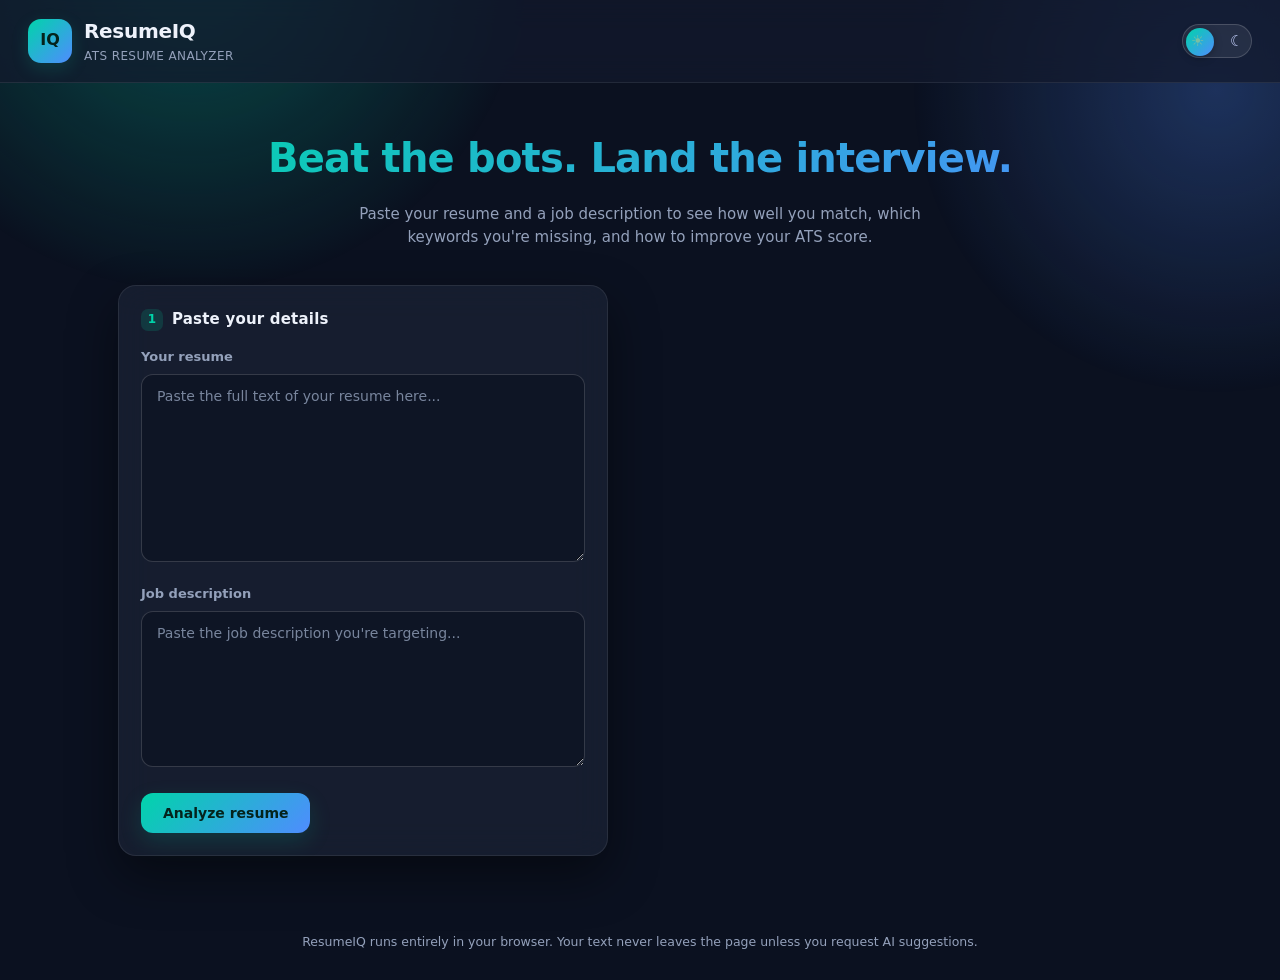
<file: project-3/index.html>
<!doctype html>
<html lang="en" theme="dark">
  <head>
    <meta charset="UTF-8" />
    <meta name="viewport" content="width=device-width, initial-scale=1.0" />
    <title>ResumeIQ — ATS Resume Analyzer</title>
    <link rel="stylesheet" href="style.css" />
  </head>
  <body>
    <!-- Decorative background glow -->
    <div class="bg-glow" aria-hidden="true"></div>

    <header class="topbar">
      <div class="brand">
        <span class="brand-mark">IQ</span>
        <div>
          <h1 class="brand-title">ResumeIQ</h1>
          <p class="brand-sub">ATS resume analyzer</p>
        </div>
      </div>
      <button
        id="themeToggle"
        class="theme-toggle"
        type="button"
        title="Toggle light / dark theme"
        aria-label="Toggle theme"
      >
        <span class="theme-icon theme-icon-sun">☀</span>
        <span class="theme-icon theme-icon-moon">☾</span>
      </button>
    </header>

    <!-- Hero -->
    <section class="hero">
      <h2 class="hero-title">Beat the bots. Land the interview.</h2>
      <p class="hero-sub">
        Paste your resume and a job description to see how well you match, which
        keywords you're missing, and how to improve your ATS score.
      </p>
    </section>

    <main class="layout">
      <!-- Inputs -->
      <section class="card inputs">
        <h2 class="card-title">
          <span class="card-step">1</span> Paste your details
        </h2>

        <label class="field-label" for="resumeInput">Your resume</label>
        <textarea
          id="resumeInput"
          class="field"
          rows="10"
          placeholder="Paste the full text of your resume here..."
        ></textarea>

        <label class="field-label" for="jobInput">Job description</label>
        <textarea
          id="jobInput"
          class="field"
          rows="8"
          placeholder="Paste the job description you're targeting..."
        ></textarea>

        <div class="actions">
          <button id="analyzeBtn" class="btn btn-primary" type="button">
            Analyze resume
          </button>
          <span id="analyzeStatus" class="status"></span>
        </div>
      </section>

      <!-- Results -->
      <section id="results" class="results hidden">
        <div class="card score-card">
          <h2 class="card-title"><span class="card-step">2</span> ATS Score</h2>
          <div class="score-wrap">
            <div id="scoreCircle" class="score-circle">
              <div class="score-inner">
                <span id="scoreValue" class="score-value">0</span>
                <span class="score-max">/ 100</span>
              </div>
            </div>
            <div class="score-detail">
              <p id="scoreMessage" class="score-message"></p>
              <p id="wordCount" class="word-count"></p>
            </div>
          </div>
        </div>

        <div class="card">
          <h2 class="card-title">Category breakdown</h2>
          <div id="categories-container" class="categories"></div>
        </div>

        <div class="card">
          <h2 class="card-title">Resume sections</h2>
          <div id="sections-container" class="sections"></div>
        </div>

        <div class="card">
          <h2 class="card-title">
            <span class="dot dot-ok"></span> Matched keywords
          </h2>
          <div id="matched-container" class="chips"></div>
        </div>

        <div class="card">
          <div class="card-title-row">
            <h2 class="card-title">
              <span class="dot dot-bad"></span> Missing keywords
            </h2>
            <button
              id="copyMissingKeywords"
              class="btn btn-ghost"
              type="button"
            >
              Copy all
            </button>
          </div>
          <div id="missing-container" class="chips"></div>
          <span id="copystatus" class="status"></span>
        </div>

        <div class="card">
          <h2 class="card-title">Suggestions</h2>
          <div id="suggestions-container" class="suggestions"></div>
        </div>

        <!-- AI panel -->
        <div id="aiPanel" class="card ai-panel hidden">
          <h2 class="card-title">
            <span class="ai-badge">AI</span> Gemini suggestions
          </h2>
          <label class="field-label" for="geminiKey">Gemini API key</label>
          <input
            id="geminiKey"
            class="field"
            type="password"
            placeholder="Paste your Gemini API key (stored locally)"
          />
          <div class="actions">
            <button id="aiBtn" class="btn btn-primary" type="button">
              Get AI suggestions
            </button>
            <span id="aiStatus" class="status"></span>
          </div>
          <ol id="aiSuggestionsList" class="ai-list"></ol>
        </div>
      </section>
    </main>

    <footer class="footer">
      <p>
        ResumeIQ runs entirely in your browser. Your text never leaves the page
        unless you request AI suggestions.
      </p>
    </footer>

    <script src="app.js"></script>
    <script src="gemini.js"></script>
  </body>
</html>
</file>
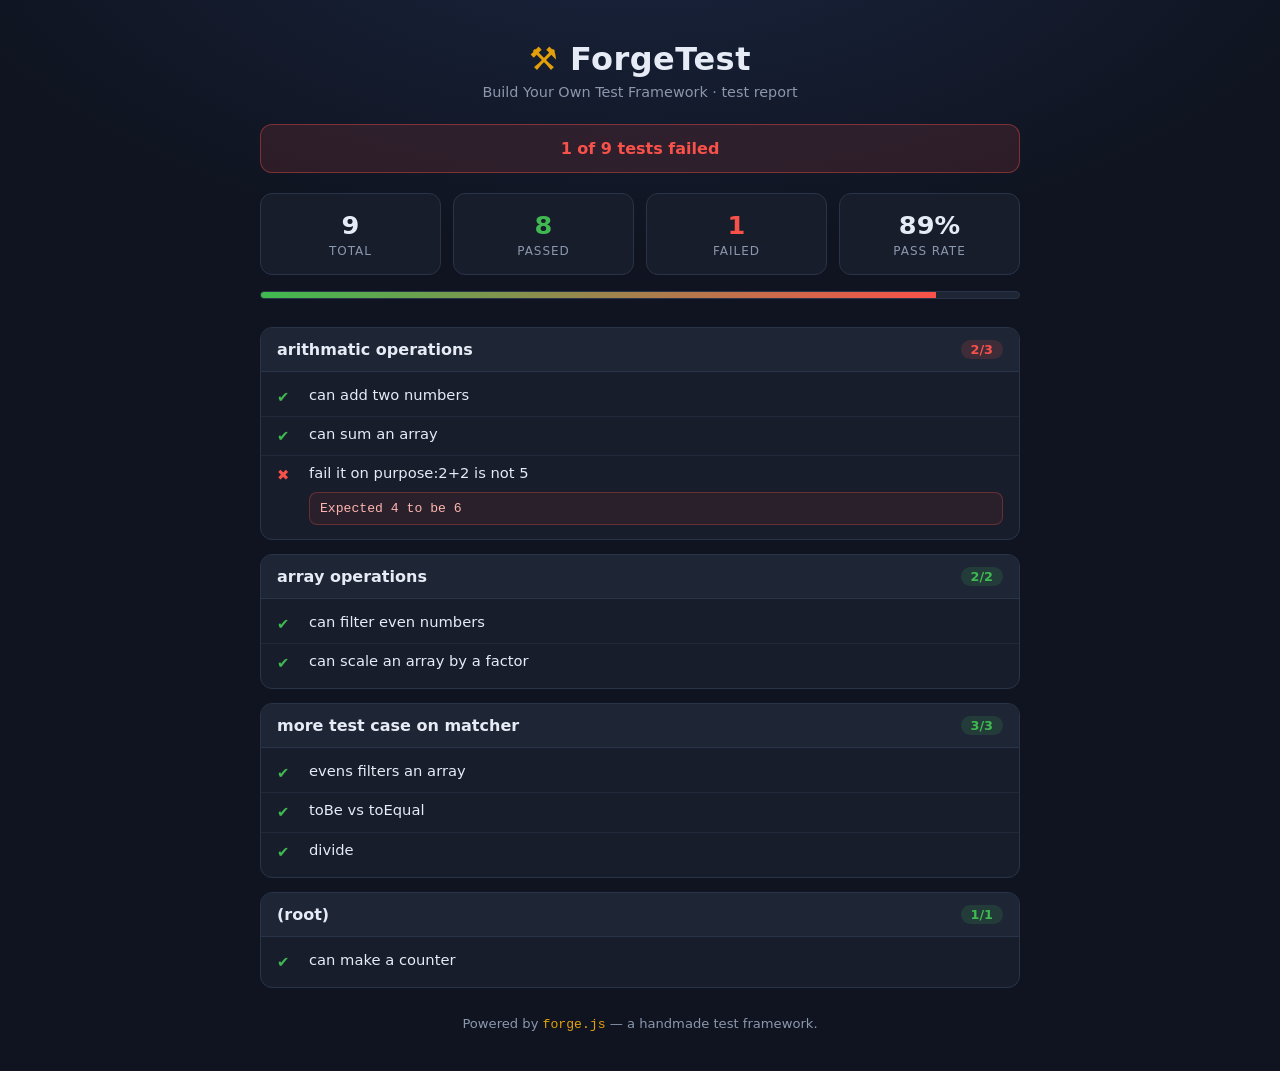
<file: project-4/index.html>
<!doctype html>
<html lang="en">
  <head>
    <meta charset="UTF-8" />
    <meta name="viewport" content="width=device-width, initial-scale=1.0" />
    <title>ForgeTest · Report</title>
    <link rel="stylesheet" href="style.css" />
  </head>
  <body>
    <main class="app">
      <header class="masthead">
        <h1><span class="logo">⚒</span> ForgeTest</h1>
        <p class="tagline">Build Your Own Test Framework · test report</p>
      </header>

      <div id="banner" class="banner neutral">Running tests…</div>

      <section class="summary">
        <div class="stat">
          <span class="stat-value" id="stat-total">0</span>
          <span class="stat-label">Total</span>
        </div>
        <div class="stat pass">
          <span class="stat-value" id="stat-passed">0</span>
          <span class="stat-label">Passed</span>
        </div>
        <div class="stat fail">
          <span class="stat-value" id="stat-failed">0</span>
          <span class="stat-label">Failed</span>
        </div>
        <div class="stat">
          <span class="stat-value" id="stat-rate">0%</span>
          <span class="stat-label">Pass rate</span>
        </div>
      </section>

      <div class="progress">
        <div id="progress-bar" class="progress-bar"></div>
      </div>

      <section id="results" class="results"></section>

      <footer class="foot">
        Powered by <code>forge.js</code> — a handmade test framework.
      </footer>
    </main>

    <script type="module" src="runner.js"></script>
  </body>
</html>
</file>
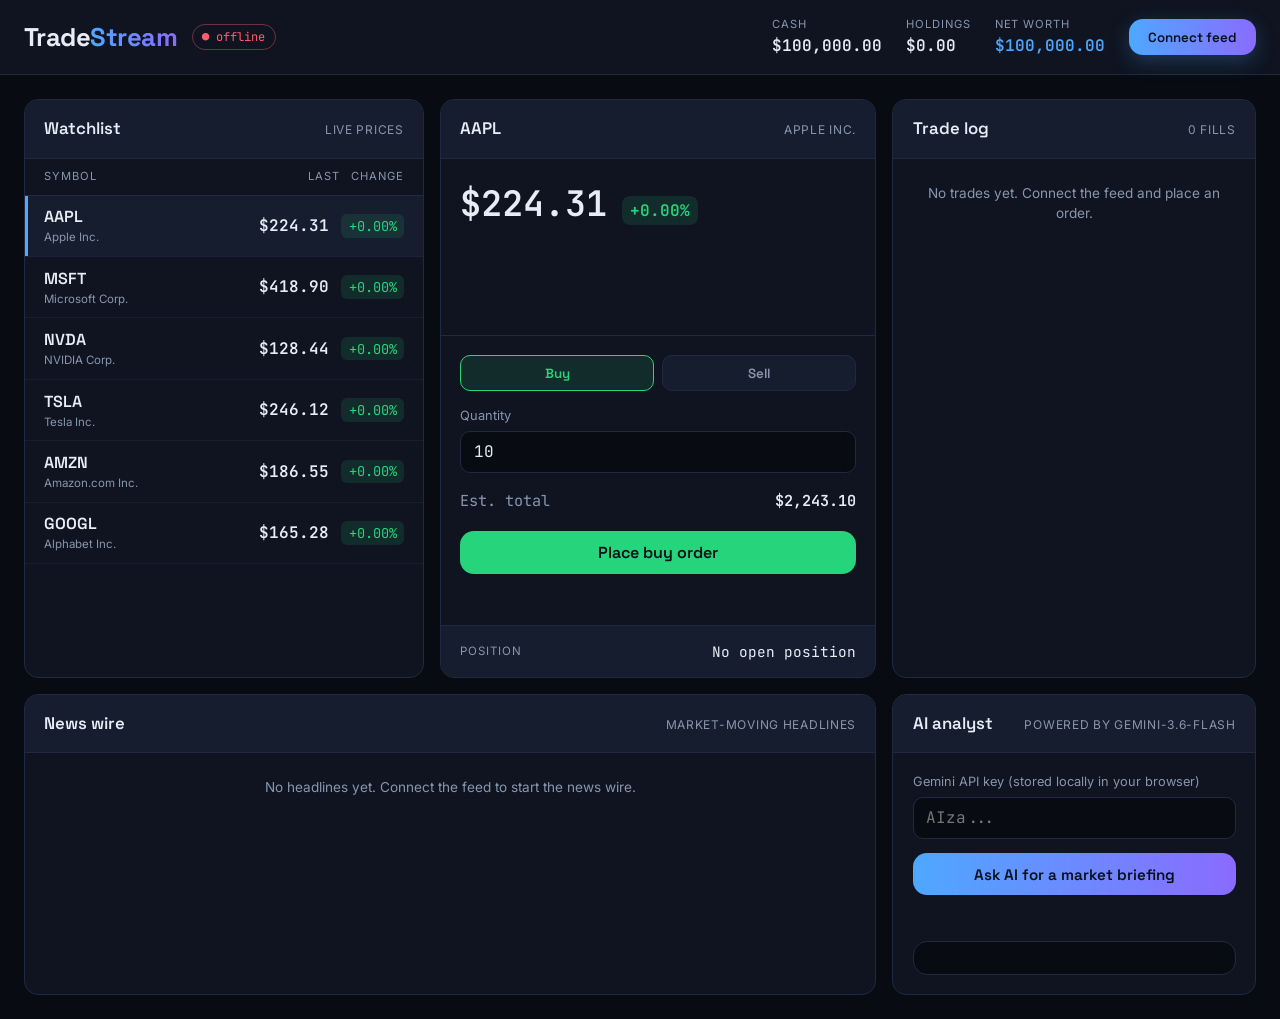
<file: project-5/index.html>
<!doctype html>
<html lang="en" data-theme="dark">
  <head>
    <meta charset="UTF-8" />
    <meta name="viewport" content="width=device-width, initial-scale=1.0" />
    <meta
      name="description"
      content="TradeStream - a real-time trading terminal built with vanilla JavaScript to demonstrate the DOM, ES6 classes, and asynchronous programming."
    />
    <title>TradeStream</title>
    <link rel="preconnect" href="https://fonts.googleapis.com" />
    <link rel="preconnect" href="https://fonts.gstatic.com" crossorigin />
    <link
      href="https://fonts.googleapis.com/css2?family=Space+Grotesk:wght@500;600;700&family=Inter:wght@400;500;600&family=JetBrains+Mono:wght@400;500;600&display=swap"
      rel="stylesheet"
    />
    <link rel="stylesheet" href="style.css" />
  </head>
  <body>
    <header class="topbar">
      <div class="brand">
        <h1 class="logo">Trade<span>Stream</span></h1>
        <span class="badge" id="connBadge" data-state="off">● offline</span>
      </div>
      <div class="account">
        <div class="account-item">
          <span class="account-label">Cash</span>
          <span class="account-value" id="cashValue">$0.00</span>
        </div>
        <div class="account-item">
          <span class="account-label">Holdings</span>
          <span class="account-value" id="holdingsValue">$0.00</span>
        </div>
        <div class="account-item">
          <span class="account-label">Net worth</span>
          <span class="account-value account-total" id="netValue">$0.00</span>
        </div>
        <button id="feedBtn" class="btn-feed" type="button">
          Connect feed
        </button>
      </div>
    </header>

    <main class="terminal">
      <section class="panel watchlist">
        <div class="panel-head">
          <h2>Watchlist</h2>
          <span class="panel-hint">live prices</span>
        </div>
        <div class="watchlist-head">
          <span>Symbol</span>
          <span class="num">Last</span>
          <span class="num">Change</span>
        </div>
        <ul id="watchlist" class="ticker-list" aria-live="polite"></ul>
      </section>

      <section class="panel detail">
        <div class="panel-head">
          <h2 id="detailSymbol">—</h2>
          <span class="panel-hint" id="detailName">select an instrument</span>
        </div>

        <div class="quote">
          <span class="quote-price" id="quotePrice">$0.00</span>
          <span class="quote-change" id="quoteChange">0.00%</span>
        </div>

        <div class="sparkline-wrap">
          <svg
            id="sparkline"
            class="sparkline"
            viewBox="0 0 300 80"
            preserveAspectRatio="none"
            aria-hidden="true"
          >
            <polyline id="sparklinePath" points="" />
          </svg>
        </div>

        <form id="orderForm" class="order-form" novalidate>
          <div class="order-side">
            <button type="button" class="side-btn active" data-side="buy">
              Buy
            </button>
            <button type="button" class="side-btn" data-side="sell">
              Sell
            </button>
          </div>
          <label class="field">
            <span>Quantity</span>
            <input
              type="number"
              id="orderQty"
              min="1"
              step="1"
              value="10"
              inputmode="numeric"
            />
          </label>
          <div class="order-est">
            <span>Est. total</span>
            <span id="orderEst">$0.00</span>
          </div>
          <button type="submit" class="btn-submit" id="orderSubmit">
            Place buy order
          </button>
          <p class="order-msg" id="orderMsg" aria-live="polite"></p>
        </form>

        <div class="position" id="positionBox">
          <span class="position-label">Position</span>
          <span class="position-value" id="positionValue"
            >No open position</span
          >
        </div>
      </section>

      <section class="panel log">
        <div class="panel-head">
          <h2>Trade log</h2>
          <span class="panel-hint" id="logCount">0 fills</span>
        </div>
        <ul id="tradeLog" class="trade-log" aria-live="polite">
          <li class="log-empty">
            No trades yet. Connect the feed and place an order.
          </li>
        </ul>
      </section>

      <section class="panel news">
        <div class="panel-head">
          <h2>News wire</h2>
          <span class="panel-hint">market-moving headlines</span>
        </div>
        <ul id="newsFeed" class="news-feed" aria-live="polite">
          <li class="news-empty">
            No headlines yet. Connect the feed to start the news wire.
          </li>
        </ul>
      </section>

      <section class="panel analyst">
        <div class="panel-head">
          <h2>AI analyst</h2>
          <span class="panel-hint" id="analystModel">powered by Gemini</span>
        </div>
        <div class="analyst-body">
          <label class="field">
            <span>Gemini API key (stored locally in your browser)</span>
            <input
              type="password"
              id="geminiKey"
              placeholder="AIza..."
              autocomplete="off"
              spellcheck="false"
            />
          </label>
          <button id="briefBtn" class="btn-brief" type="button">
            Ask AI for a market briefing
          </button>
          <p class="analyst-status" id="analystStatus" aria-live="polite"></p>
          <div id="analystOutput" class="analyst-output hidden"></div>
        </div>
      </section>
    </main>
    <script type="module" src="app.js"></script>
  </body>
</html>
</file>
<file: project-3/style.css>
/* ============================================================
   ResumeIQ — two-color theme (dark / light)
   Theme switches via the `theme` attribute on <html>.
   ============================================================ */

/* ---- Dark theme (default) ---- */
:root,
:root[theme="dark"] {
  --bg: #0b1120;
  --bg-elev: #121a2d;
  --card: rgba(27, 35, 53, 0.72);
  --card-solid: #1b2335;
  --border: rgba(255, 255, 255, 0.08);
  --border-strong: rgba(255, 255, 255, 0.16);
  --text: #eef2fb;
  --text-muted: #94a1bb;
  --accent: #00d4aa;
  --accent-2: #4f8cff;
  --accent-grad: linear-gradient(135deg, #00d4aa 0%, #4f8cff 100%);
  --accent-soft: rgba(0, 212, 170, 0.15);
  --danger: #ff6b6b;
  --track: rgba(255, 255, 255, 0.08);
  --chip-matched-bg: rgba(0, 212, 170, 0.14);
  --chip-matched-text: #5ff2d2;
  --chip-missing-bg: rgba(255, 107, 107, 0.14);
  --chip-missing-text: #ff9b9b;
  --shadow: 0 20px 50px rgba(0, 0, 0, 0.45);
  --glow-1: rgba(0, 212, 170, 0.35);
  --glow-2: rgba(79, 140, 255, 0.3);
}

/* ---- Light theme ---- */
:root[theme="light"] {
  --bg: #eef2f9;
  --bg-elev: #ffffff;
  --card: rgba(255, 255, 255, 0.85);
  --card-solid: #ffffff;
  --border: rgba(23, 43, 77, 0.1);
  --border-strong: rgba(23, 43, 77, 0.18);
  --text: #16202f;
  --text-muted: #5c6878;
  --accent: #0aa17f;
  --accent-2: #3b6fe0;
  --accent-grad: linear-gradient(135deg, #0aa17f 0%, #3b6fe0 100%);
  --accent-soft: rgba(10, 161, 127, 0.12);
  --danger: #e14b4b;
  --track: rgba(23, 43, 77, 0.1);
  --chip-matched-bg: rgba(10, 161, 127, 0.12);
  --chip-matched-text: #0a7a60;
  --chip-missing-bg: rgba(225, 75, 75, 0.12);
  --chip-missing-text: #c23636;
  --shadow: 0 20px 50px rgba(23, 43, 77, 0.12);
  --glow-1: rgba(10, 161, 127, 0.25);
  --glow-2: rgba(59, 111, 224, 0.2);
}

* {
  box-sizing: border-box;
  margin: 0;
  padding: 0;
}

body {
  font-family:
    "Segoe UI",
    system-ui,
    -apple-system,
    Roboto,
    Helvetica,
    Arial,
    sans-serif;
  background: var(--bg);
  color: var(--text);
  line-height: 1.55;
  min-height: 100vh;
  position: relative;
  overflow-x: hidden;
  transition:
    background 0.3s ease,
    color 0.3s ease;
}

/* ---- Background glow ---- */
.bg-glow {
  position: fixed;
  inset: 0;
  z-index: 0;
  pointer-events: none;
  background:
    radial-gradient(620px circle at 15% -5%, var(--glow-1), transparent 55%),
    radial-gradient(560px circle at 95% 10%, var(--glow-2), transparent 55%);
  opacity: 0.9;
}

.topbar,
.hero,
.layout,
.footer {
  position: relative;
  z-index: 1;
}

/* ---- Top bar ---- */
.topbar {
  display: flex;
  align-items: center;
  justify-content: space-between;
  padding: 16px 28px;
  background: color-mix(in srgb, var(--bg-elev) 72%, transparent);
  backdrop-filter: blur(14px);
  -webkit-backdrop-filter: blur(14px);
  border-bottom: 1px solid var(--border);
  position: sticky;
  top: 0;
  z-index: 20;
}

.brand {
  display: flex;
  align-items: center;
  gap: 12px;
}

.brand-mark {
  display: grid;
  place-items: center;
  width: 44px;
  height: 44px;
  border-radius: 13px;
  background: var(--accent-grad);
  color: #04231c;
  font-weight: 800;
  font-size: 16px;
  box-shadow: 0 6px 18px var(--accent-soft);
}

.brand-title {
  font-size: 20px;
  font-weight: 800;
  letter-spacing: -0.3px;
}

.brand-sub {
  font-size: 12px;
  color: var(--text-muted);
  letter-spacing: 0.4px;
  text-transform: uppercase;
}

/* ---- Theme toggle (sun / moon pill) ---- */
.theme-toggle {
  position: relative;
  width: 70px;
  height: 34px;
  border-radius: 999px;
  border: 1px solid var(--border-strong);
  background: var(--track);
  cursor: pointer;
  display: flex;
  align-items: center;
  padding: 0 8px;
  justify-content: space-between;
  transition: background 0.25s ease;
}

.theme-icon {
  font-size: 15px;
  line-height: 1;
  z-index: 1;
  transition:
    opacity 0.25s ease,
    color 0.25s ease;
}

.theme-icon-sun {
  color: #ffcf5c;
}
.theme-icon-moon {
  color: #c7d2ff;
}

/* sliding knob */
.theme-toggle::after {
  content: "";
  position: absolute;
  top: 3px;
  left: 3px;
  width: 28px;
  height: 28px;
  border-radius: 50%;
  background: var(--accent-grad);
  box-shadow: 0 2px 8px rgba(0, 0, 0, 0.3);
  transition: transform 0.28s cubic-bezier(0.4, 0, 0.2, 1);
}

:root[theme="light"] .theme-toggle::after {
  transform: translateX(36px);
}

:root[theme="dark"] .theme-icon-sun {
  opacity: 0.4;
}
:root[theme="light"] .theme-icon-moon {
  opacity: 0.4;
}

/* ---- Hero ---- */
.hero {
  max-width: 1100px;
  margin: 0 auto;
  padding: 44px 28px 8px;
  text-align: center;
}

.hero-title {
  font-size: clamp(26px, 4vw, 40px);
  font-weight: 800;
  letter-spacing: -0.8px;
  background: var(--accent-grad);
  -webkit-background-clip: text;
  background-clip: text;
  -webkit-text-fill-color: transparent;
}

.hero-sub {
  max-width: 620px;
  margin: 14px auto 0;
  color: var(--text-muted);
  font-size: 15px;
}

/* ---- Layout ---- */
.layout {
  max-width: 1100px;
  margin: 0 auto;
  padding: 28px;
  display: grid;
  grid-template-columns: minmax(0, 1fr) minmax(0, 1.08fr);
  gap: 24px;
  align-items: start;
}

@media (max-width: 880px) {
  .layout {
    grid-template-columns: 1fr;
  }
}

/* ---- Cards ---- */
.card {
  background: var(--card);
  backdrop-filter: blur(16px);
  -webkit-backdrop-filter: blur(16px);
  border: 1px solid var(--border);
  border-radius: 18px;
  padding: 22px;
  box-shadow: var(--shadow);
  margin-bottom: 20px;
  transition:
    transform 0.2s ease,
    border-color 0.2s ease;
}

.results .card {
  animation: rise 0.45s cubic-bezier(0.22, 1, 0.36, 1) both;
}
.results .card:nth-child(2) {
  animation-delay: 0.05s;
}
.results .card:nth-child(3) {
  animation-delay: 0.1s;
}
.results .card:nth-child(4) {
  animation-delay: 0.15s;
}
.results .card:nth-child(5) {
  animation-delay: 0.2s;
}
.results .card:nth-child(6) {
  animation-delay: 0.25s;
}

@keyframes rise {
  from {
    opacity: 0;
    transform: translateY(14px);
  }
  to {
    opacity: 1;
    transform: translateY(0);
  }
}

.card:hover {
  border-color: var(--border-strong);
}

.inputs {
  position: sticky;
  top: 86px;
}

.card-title {
  display: flex;
  align-items: center;
  gap: 9px;
  font-size: 15px;
  font-weight: 700;
  margin-bottom: 16px;
  letter-spacing: 0.2px;
}

.card-step {
  display: grid;
  place-items: center;
  width: 22px;
  height: 22px;
  border-radius: 7px;
  background: var(--accent-soft);
  color: var(--accent);
  font-size: 12px;
  font-weight: 800;
}

.card-title-row {
  display: flex;
  align-items: center;
  justify-content: space-between;
  margin-bottom: 16px;
}

.card-title-row .card-title {
  margin-bottom: 0;
}

.dot {
  width: 9px;
  height: 9px;
  border-radius: 50%;
}
.dot-ok {
  background: var(--accent);
  box-shadow: 0 0 0 3px var(--accent-soft);
}
.dot-bad {
  background: var(--danger);
  box-shadow: 0 0 0 3px rgba(255, 107, 107, 0.18);
}

/* ---- Fields ---- */
.field-label {
  display: block;
  font-size: 13px;
  font-weight: 600;
  color: var(--text-muted);
  margin: 14px 0 7px;
}

.field {
  width: 100%;
  background: color-mix(in srgb, var(--bg) 60%, transparent);
  border: 1px solid var(--border-strong);
  border-radius: 12px;
  color: var(--text);
  padding: 13px 15px;
  font-size: 14px;
  font-family: inherit;
  resize: vertical;
  transition:
    border-color 0.2s ease,
    box-shadow 0.2s ease,
    background 0.2s ease;
}

.field::placeholder {
  color: color-mix(in srgb, var(--text-muted) 80%, transparent);
}

.field:focus {
  outline: none;
  border-color: var(--accent);
  box-shadow: 0 0 0 4px var(--accent-soft);
}

/* ---- Buttons ---- */
.actions {
  display: flex;
  align-items: center;
  gap: 14px;
  margin-top: 18px;
  flex-wrap: wrap;
}

.btn {
  border: none;
  border-radius: 12px;
  padding: 12px 22px;
  font-size: 14px;
  font-weight: 700;
  cursor: pointer;
  font-family: inherit;
  transition:
    transform 0.1s ease,
    box-shadow 0.25s ease,
    opacity 0.2s ease;
}

.btn:active {
  transform: scale(0.97);
}

.btn-primary {
  background: var(--accent-grad);
  color: #04231c;
  box-shadow: 0 8px 22px var(--accent-soft);
}

.btn-primary:hover {
  box-shadow: 0 10px 28px var(--accent-soft);
  transform: translateY(-1px);
}

.btn-primary:disabled {
  opacity: 0.55;
  cursor: not-allowed;
  transform: none;
}

.btn-primary.loading {
  position: relative;
  color: transparent;
}

.btn-primary.loading::after {
  content: "";
  position: absolute;
  inset: 0;
  margin: auto;
  width: 16px;
  height: 16px;
  border: 2px solid #04231c;
  border-top-color: transparent;
  border-radius: 50%;
  animation: spin 0.7s linear infinite;
}

@keyframes spin {
  to {
    transform: rotate(360deg);
  }
}

.btn-ghost {
  background: transparent;
  color: var(--accent);
  border: 1px solid var(--border-strong);
  padding: 8px 15px;
}

.btn-ghost:hover {
  border-color: var(--accent);
  background: var(--accent-soft);
}

.status {
  font-size: 13px;
  color: var(--text-muted);
}

.status.error {
  color: var(--danger);
}

/* ---- Score ---- */
.score-wrap {
  display: flex;
  align-items: center;
  gap: 24px;
}

.score-circle {
  position: relative;
  flex: none;
  width: 132px;
  height: 132px;
  border-radius: 50%;
  display: grid;
  place-items: center;
  background: conic-gradient(var(--accent) 0deg, var(--track) 0deg);
  transition: background 0.8s cubic-bezier(0.22, 1, 0.36, 1);
}

.score-inner {
  position: relative;
  width: 102px;
  height: 102px;
  border-radius: 50%;
  background: var(--card-solid);
  display: grid;
  place-items: center;
  align-content: center;
}

.score-value {
  font-size: 36px;
  font-weight: 800;
  line-height: 1;
}

.score-max {
  font-size: 11px;
  color: var(--text-muted);
  margin-top: 2px;
}

.score-message {
  font-size: 15px;
  font-weight: 700;
}

.word-count {
  font-size: 12.5px;
  color: var(--text-muted);
  margin-top: 7px;
}

/* ---- Categories ---- */
.categories {
  display: grid;
  gap: 17px;
}

.category-head {
  display: flex;
  justify-content: space-between;
  font-size: 13.5px;
  font-weight: 600;
  margin-bottom: 7px;
}

.category-score {
  color: var(--text-muted);
  font-weight: 500;
}

.category-bar {
  height: 9px;
  background: var(--track);
  border-radius: 999px;
  overflow: hidden;
}

.category-fill {
  height: 100%;
  background: var(--accent-grad);
  border-radius: 999px;
  transition: width 0.8s cubic-bezier(0.22, 1, 0.36, 1);
}

/* ---- Sections ---- */
.sections {
  display: grid;
  gap: 9px;
}

.section-item {
  display: flex;
  align-items: center;
  gap: 11px;
  padding: 11px 14px;
  background: color-mix(in srgb, var(--bg) 50%, transparent);
  border: 1px solid var(--border);
  border-radius: 12px;
  font-size: 14px;
  transition: border-color 0.2s ease;
}

.section-item:hover {
  border-color: var(--border-strong);
}

.section-icon {
  display: grid;
  place-items: center;
  width: 22px;
  height: 22px;
  border-radius: 50%;
  font-size: 12px;
  font-weight: 800;
  background: var(--accent-soft);
  color: var(--accent);
}

.section-item .section-name {
  flex: 1;
}

.section-status {
  font-size: 12px;
  color: var(--text-muted);
}

/* ---- Chips ---- */
.chips {
  display: flex;
  flex-wrap: wrap;
  gap: 8px;
}

.chip {
  padding: 6px 12px;
  border-radius: 999px;
  font-size: 12.5px;
  font-weight: 600;
  transition: transform 0.12s ease;
}

.chip:hover {
  transform: translateY(-1px);
}

.chip-matched {
  background: var(--chip-matched-bg);
  color: var(--chip-matched-text);
}

.chip-missing {
  background: var(--chip-missing-bg);
  color: var(--chip-missing-text);
}

.empty-note {
  font-size: 13px;
  color: var(--text-muted);
}

/* ---- Suggestions ---- */
.suggestions {
  display: grid;
  gap: 11px;
}

.suggestion-item {
  display: flex;
  gap: 11px;
  font-size: 14px;
  padding: 11px 14px;
  background: color-mix(in srgb, var(--bg) 50%, transparent);
  border: 1px solid var(--border);
  border-radius: 12px;
}

.suggestion-icon {
  color: var(--accent);
  font-weight: 800;
}

/* ---- AI panel ---- */
.ai-panel {
  border-color: var(--border-strong);
}

.ai-badge {
  display: grid;
  place-items: center;
  padding: 2px 8px;
  border-radius: 7px;
  background: var(--accent-grad);
  color: #04231c;
  font-size: 11px;
  font-weight: 800;
}

.ai-list {
  margin: 16px 0 0 18px;
  display: grid;
  gap: 9px;
  font-size: 14px;
}

.ai-list li {
  padding-left: 5px;
}

/* ---- Footer ---- */
.footer {
  text-align: center;
  padding: 28px;
  font-size: 12.5px;
  color: var(--text-muted);
}

/* ---- Utility ---- */
.hidden {
  display: none !important;
}

@media (prefers-reduced-motion: reduce) {
  *,
  *::before,
  *::after {
    animation: none !important;
    transition: none !important;
  }
}
</file>
<file: project-4/style.css>
:root {
  --bg: #0f1420;
  --panel: #171d2b;
  --panel-2: #1e2636;
  --border: #2a3448;
  --text: #e6ebf5;
  --muted: #8b97ad;
  --pass: #3fb950;
  --fail: #f85149;
  --accent: #e3a008;
  --radius: 12px;
  font-family:
    ui-sans-serif,
    system-ui,
    -apple-system,
    "Segoe UI",
    Roboto,
    sans-serif;
}

* {
  box-sizing: border-box;
}

body {
  margin: 0;
  min-height: 100vh;
  background: radial-gradient(
    1200px 600px at 50% -10%,
    #1b2540 0%,
    var(--bg) 60%
  );
  color: var(--text);
  display: flex;
  justify-content: center;
  padding: 40px 16px;
}

.app {
  width: 100%;
  max-width: 760px;
}

/* ---- Masthead ---- */
.masthead {
  text-align: center;
  margin-bottom: 24px;
}

.masthead h1 {
  margin: 0;
  font-size: 2rem;
  letter-spacing: 0.5px;
}

.logo {
  color: var(--accent);
}

.tagline {
  margin: 6px 0 0;
  color: var(--muted);
  font-size: 0.9rem;
}

/* ---- Banner ---- */
.banner {
  text-align: center;
  padding: 14px 18px;
  border-radius: var(--radius);
  font-weight: 600;
  margin-bottom: 20px;
  border: 1px solid var(--border);
}

.banner.neutral {
  background: var(--panel);
  color: var(--muted);
}

.banner.pass {
  background: rgba(63, 185, 80, 0.12);
  border-color: rgba(63, 185, 80, 0.4);
  color: var(--pass);
}

.banner.fail {
  background: rgba(248, 81, 73, 0.12);
  border-color: rgba(248, 81, 73, 0.4);
  color: var(--fail);
}

/* ---- Summary stats ---- */
.summary {
  display: grid;
  grid-template-columns: repeat(4, 1fr);
  gap: 12px;
  margin-bottom: 16px;
}

.stat {
  background: var(--panel);
  border: 1px solid var(--border);
  border-radius: var(--radius);
  padding: 16px 12px;
  text-align: center;
  display: flex;
  flex-direction: column;
  gap: 4px;
}

.stat-value {
  font-size: 1.6rem;
  font-weight: 700;
}

.stat-label {
  font-size: 0.75rem;
  text-transform: uppercase;
  letter-spacing: 0.08em;
  color: var(--muted);
}

.stat.pass .stat-value {
  color: var(--pass);
}

.stat.fail .stat-value {
  color: var(--fail);
}

/* ---- Progress bar ---- */
.progress {
  height: 8px;
  background: var(--panel-2);
  border-radius: 999px;
  overflow: hidden;
  margin-bottom: 28px;
  border: 1px solid var(--border);
}

.progress-bar {
  height: 100%;
  width: 0;
  transition: width 0.6s ease;
  background: var(--pass);
}

.progress-bar.has-fail {
  background: linear-gradient(90deg, var(--pass), var(--fail));
}

/* ---- Results ---- */
.results {
  display: flex;
  flex-direction: column;
  gap: 14px;
}

.suite {
  background: var(--panel);
  border: 1px solid var(--border);
  border-radius: var(--radius);
  overflow: hidden;
}

.suite-header {
  display: flex;
  align-items: center;
  justify-content: space-between;
  padding: 12px 16px;
  background: var(--panel-2);
  border-bottom: 1px solid var(--border);
}

.suite-name {
  font-weight: 600;
}

.suite-count {
  font-size: 0.8rem;
  font-weight: 700;
  padding: 2px 10px;
  border-radius: 999px;
}

.suite-count.ok {
  background: rgba(63, 185, 80, 0.15);
  color: var(--pass);
}

.suite-count.bad {
  background: rgba(248, 81, 73, 0.15);
  color: var(--fail);
}

.test-list {
  list-style: none;
  margin: 0;
  padding: 6px 0;
}

.test {
  display: grid;
  grid-template-columns: 24px 1fr;
  align-items: start;
  column-gap: 8px;
  padding: 8px 16px;
  font-size: 0.92rem;
}

.test + .test {
  border-top: 1px solid rgba(42, 52, 72, 0.5);
}

.test-icon {
  font-weight: 700;
  line-height: 1.5;
}

.test.passed .test-icon {
  color: var(--pass);
}

.test.failed .test-icon {
  color: var(--fail);
}

.test.failed .test-name {
  color: var(--text);
}

.test-error {
  grid-column: 2;
  margin: 6px 0 0;
  padding: 8px 10px;
  background: rgba(248, 81, 73, 0.08);
  border: 1px solid rgba(248, 81, 73, 0.3);
  border-radius: 8px;
  color: #ffb4ae;
  font-size: 0.82rem;
  white-space: pre-wrap;
  word-break: break-word;
}

/* ---- Footer ---- */
.foot {
  margin-top: 28px;
  text-align: center;
  color: var(--muted);
  font-size: 0.82rem;
}

.foot code {
  color: var(--accent);
}

@media (max-width: 520px) {
  .summary {
    grid-template-columns: repeat(2, 1fr);
  }
}
</file>
<file: project-5/style.css>
:root {
  --bg: #080b12;
  --bg-elev: #0f1420;
  --bg-elev-2: #161d2e;
  --border: #1f2a40;
  --text: #e6edf6;
  --text-dim: #8896ad;
  --accent: #4ea8ff;
  --accent-2: #8a6bff;
  --up: #26d47c;
  --up-bg: rgba(38, 212, 124, 0.12);
  --down: #ff5c6c;
  --down-bg: rgba(255, 92, 108, 0.12);
  --flash: rgba(78, 168, 255, 0.18);
  --radius: 14px;
  --mono: "JetBrains Mono", ui-monospace, SFMono-Regular, Menlo, monospace;
}

* {
  box-sizing: border-box;
}

html,
body {
  margin: 0;
  padding: 0;
}

body {
  background: var(--bg);
  color: var(--text);
  font-family:
    "Inter",
    system-ui,
    -apple-system,
    sans-serif;
  line-height: 1.5;
  min-height: 100vh;
  display: flex;
  flex-direction: column;
}

.topbar {
  display: flex;
  align-items: center;
  justify-content: space-between;
  gap: 1rem;
  flex-wrap: wrap;
  padding: 1rem 1.5rem;
  background: var(--bg-elev);
  border-bottom: 1px solid var(--border);
}

.brand {
  display: flex;
  align-items: center;
  gap: 0.9rem;
}

.logo {
  font-family: "Space Grotesk", sans-serif;
  font-size: 1.6rem;
  font-weight: 700;
  margin: 0;
  letter-spacing: -0.02em;
}

.logo span {
  background: linear-gradient(90deg, var(--accent), var(--accent-2));
  -webkit-background-clip: text;
  background-clip: text;
  color: transparent;
}

.badge {
  font-family: var(--mono);
  font-size: 0.75rem;
  padding: 0.2rem 0.6rem;
  border-radius: 999px;
  border: 1px solid var(--border);
  color: var(--text-dim);
  transition:
    color 0.2s ease,
    border-color 0.2s ease;
}

.badge[data-state="on"] {
  color: var(--up);
  border-color: rgba(38, 212, 124, 0.4);
}

.badge[data-state="off"] {
  color: var(--down);
  border-color: rgba(255, 92, 108, 0.4);
}

.account {
  display: flex;
  align-items: center;
  gap: 1.5rem;
  flex-wrap: wrap;
}

.account-item {
  display: flex;
  flex-direction: column;
  gap: 0.1rem;
}

.account-label {
  font-size: 0.7rem;
  text-transform: uppercase;
  letter-spacing: 0.08em;
  color: var(--text-dim);
}

.account-value {
  font-family: var(--mono);
  font-size: 1rem;
  font-weight: 600;
}

.account-total {
  color: var(--accent);
}

.btn-feed {
  font-family: "Space Grotesk", sans-serif;
  font-weight: 600;
  color: #061019;
  background: linear-gradient(90deg, var(--accent), var(--accent-2));
  border: none;
  padding: 0.6rem 1.2rem;
  border-radius: var(--radius);
  cursor: pointer;
  transition:
    transform 0.12s ease,
    box-shadow 0.12s ease,
    filter 0.12s ease;
  box-shadow: 0 6px 20px rgba(78, 168, 255, 0.25);
}

.btn-feed:hover {
  transform: translateY(-1px);
  box-shadow: 0 10px 28px rgba(78, 168, 255, 0.35);
}

.btn-feed[data-state="on"] {
  background: var(--bg-elev-2);
  color: var(--text);
  border: 1px solid var(--border);
  box-shadow: none;
}

.terminal {
  flex: 1;
  display: grid;
  grid-template-columns: 1.1fr 1.2fr 1fr;
  gap: 1rem;
  padding: 1.5rem;
  width: min(1400px, 100%);
  margin: 0 auto;
}

.panel {
  background: var(--bg-elev);
  border: 1px solid var(--border);
  border-radius: var(--radius);
  display: flex;
  flex-direction: column;
  overflow: hidden;
}

.panel-head {
  display: flex;
  align-items: baseline;
  justify-content: space-between;
  padding: 1rem 1.2rem;
  border-bottom: 1px solid var(--border);
  background: var(--bg-elev-2);
}

.panel-head h2 {
  font-family: "Space Grotesk", sans-serif;
  font-size: 1.05rem;
  font-weight: 600;
  margin: 0;
}

.panel-hint {
  font-size: 0.75rem;
  color: var(--text-dim);
  text-transform: uppercase;
  letter-spacing: 0.06em;
}

.watchlist-head,
.ticker-row {
  display: grid;
  grid-template-columns: 1fr auto auto;
  gap: 0.75rem;
  align-items: center;
  padding: 0.6rem 1.2rem;
}

.watchlist-head {
  font-size: 0.7rem;
  text-transform: uppercase;
  letter-spacing: 0.08em;
  color: var(--text-dim);
  border-bottom: 1px solid var(--border);
}

.num {
  text-align: right;
  font-variant-numeric: tabular-nums;
}

.ticker-list {
  list-style: none;
  margin: 0;
  padding: 0;
  overflow-y: auto;
}

.ticker-row {
  cursor: pointer;
  border-bottom: 1px solid rgba(31, 42, 64, 0.5);
  transition: background 0.15s ease;
}

.ticker-row:hover {
  background: var(--bg-elev-2);
}

.ticker-row.active {
  background: var(--bg-elev-2);
  box-shadow: inset 3px 0 0 var(--accent);
}

.ticker-row.flash-up {
  animation: flashUp 0.5s ease;
}

.ticker-row.flash-down {
  animation: flashDown 0.5s ease;
}

@keyframes flashUp {
  0% {
    background: var(--up-bg);
  }
}

@keyframes flashDown {
  0% {
    background: var(--down-bg);
  }
}

.sym {
  display: flex;
  flex-direction: column;
}

.sym-ticker {
  font-family: "Space Grotesk", sans-serif;
  font-weight: 600;
}

.sym-name {
  font-size: 0.72rem;
  color: var(--text-dim);
}

.last {
  font-family: var(--mono);
  font-weight: 600;
}

.chg {
  font-family: var(--mono);
  font-size: 0.85rem;
  padding: 0.1rem 0.45rem;
  border-radius: 6px;
}

.chg.up {
  color: var(--up);
  background: var(--up-bg);
}

.chg.down {
  color: var(--down);
  background: var(--down-bg);
}

.detail {
  min-width: 0;
}

.quote {
  display: flex;
  align-items: baseline;
  gap: 0.9rem;
  padding: 1.2rem 1.2rem 0.5rem;
}

.quote-price {
  font-family: var(--mono);
  font-size: 2.2rem;
  font-weight: 600;
  font-variant-numeric: tabular-nums;
}

.quote-change {
  font-family: var(--mono);
  font-size: 1rem;
  font-weight: 600;
  padding: 0.15rem 0.5rem;
  border-radius: 8px;
  color: var(--text-dim);
}

.quote-change.up {
  color: var(--up);
  background: var(--up-bg);
}

.quote-change.down {
  color: var(--down);
  background: var(--down-bg);
}

.sparkline-wrap {
  padding: 0 1.2rem 1rem;
}

.sparkline {
  width: 100%;
  height: 80px;
  display: block;
}

.sparkline polyline {
  fill: none;
  stroke: var(--accent);
  stroke-width: 2;
  vector-effect: non-scaling-stroke;
  stroke-linejoin: round;
  stroke-linecap: round;
}

.order-form {
  padding: 1.2rem;
  border-top: 1px solid var(--border);
  display: flex;
  flex-direction: column;
  gap: 0.9rem;
}

.order-side {
  display: grid;
  grid-template-columns: 1fr 1fr;
  gap: 0.5rem;
}

.side-btn {
  font-family: "Space Grotesk", sans-serif;
  font-weight: 600;
  padding: 0.55rem;
  border-radius: 10px;
  border: 1px solid var(--border);
  background: var(--bg-elev-2);
  color: var(--text-dim);
  cursor: pointer;
  transition: all 0.15s ease;
}

.side-btn[data-side="buy"].active {
  color: var(--up);
  border-color: var(--up);
  background: var(--up-bg);
}

.side-btn[data-side="sell"].active {
  color: var(--down);
  border-color: var(--down);
  background: var(--down-bg);
}

.field {
  display: flex;
  flex-direction: column;
  gap: 0.35rem;
  font-size: 0.8rem;
  color: var(--text-dim);
}

.field input {
  font-family: var(--mono);
  font-size: 1rem;
  color: var(--text);
  background: var(--bg);
  border: 1px solid var(--border);
  border-radius: 10px;
  padding: 0.6rem 0.8rem;
}

.field input:focus {
  outline: none;
  border-color: var(--accent);
}

.order-est {
  display: flex;
  justify-content: space-between;
  font-family: var(--mono);
  font-size: 0.95rem;
  color: var(--text-dim);
  padding: 0.2rem 0;
}

.order-est span:last-child {
  color: var(--text);
  font-weight: 600;
}

.btn-submit {
  font-family: "Space Grotesk", sans-serif;
  font-weight: 600;
  font-size: 1rem;
  padding: 0.7rem;
  border: none;
  border-radius: var(--radius);
  cursor: pointer;
  color: #061019;
  background: var(--up);
  transition:
    filter 0.12s ease,
    transform 0.12s ease;
}

.btn-submit[data-side="sell"] {
  background: var(--down);
}

.btn-submit:hover:not(:disabled) {
  transform: translateY(-1px);
  filter: brightness(1.05);
}

.btn-submit:disabled {
  opacity: 0.5;
  cursor: not-allowed;
}

.order-msg {
  margin: 0;
  min-height: 1.1rem;
  font-size: 0.82rem;
  font-family: var(--mono);
}

.order-msg.ok {
  color: var(--up);
}

.order-msg.err {
  color: var(--down);
}

.position {
  padding: 0.9rem 1.2rem;
  border-top: 1px solid var(--border);
  display: flex;
  justify-content: space-between;
  align-items: center;
  background: var(--bg-elev-2);
}

.position-label {
  font-size: 0.72rem;
  text-transform: uppercase;
  letter-spacing: 0.08em;
  color: var(--text-dim);
}

.position-value {
  font-family: var(--mono);
  font-size: 0.9rem;
}

.trade-log {
  list-style: none;
  margin: 0;
  padding: 0;
  overflow-y: auto;
}

.log-row {
  display: grid;
  grid-template-columns: auto 1fr auto;
  gap: 0.6rem;
  align-items: center;
  padding: 0.6rem 1.2rem;
  border-bottom: 1px solid rgba(31, 42, 64, 0.5);
  font-size: 0.85rem;
  animation: fadeIn 0.3s ease;
}

@keyframes fadeIn {
  from {
    opacity: 0;
    transform: translateY(-4px);
  }
}

.log-side {
  font-family: "Space Grotesk", sans-serif;
  font-weight: 600;
  font-size: 0.72rem;
  padding: 0.15rem 0.5rem;
  border-radius: 6px;
}

.log-side.buy {
  color: var(--up);
  background: var(--up-bg);
}

.log-side.sell {
  color: var(--down);
  background: var(--down-bg);
}

.log-detail {
  font-family: var(--mono);
  color: var(--text-dim);
}

.log-detail strong {
  color: var(--text);
}

.log-time {
  font-family: var(--mono);
  font-size: 0.72rem;
  color: var(--text-dim);
}

.log-empty {
  padding: 1.5rem 1.2rem;
  color: var(--text-dim);
  font-size: 0.85rem;
  text-align: center;
}

.footer {
  border-top: 1px solid var(--border);
  padding: 1.2rem 1.5rem;
  color: var(--text-dim);
  font-size: 0.82rem;
  text-align: center;
}

.footer p {
  margin: 0;
}

.news {
  grid-column: span 2;
}

.news-feed {
  list-style: none;
  margin: 0;
  padding: 0;
  overflow-y: auto;
  max-height: 340px;
}

.news-row {
  display: grid;
  grid-template-columns: auto 1fr auto;
  gap: 0.7rem;
  align-items: start;
  padding: 0.7rem 1.2rem;
  border-bottom: 1px solid rgba(31, 42, 64, 0.5);
  animation: fadeIn 0.3s ease;
}

.news-tag {
  font-family: "Space Grotesk", sans-serif;
  font-weight: 600;
  font-size: 0.7rem;
  padding: 0.15rem 0.5rem;
  border-radius: 6px;
  white-space: nowrap;
}

.news-tag.bullish {
  color: var(--up);
  background: var(--up-bg);
}

.news-tag.bearish {
  color: var(--down);
  background: var(--down-bg);
}

.news-tag.neutral {
  color: var(--text-dim);
  background: var(--bg-elev-2);
}

.news-text {
  font-size: 0.9rem;
  line-height: 1.4;
}

.news-text .news-sym {
  font-family: var(--mono);
  color: var(--accent);
  font-weight: 600;
}

.news-time {
  font-family: var(--mono);
  font-size: 0.72rem;
  color: var(--text-dim);
  white-space: nowrap;
}

.news-empty {
  padding: 1.5rem 1.2rem;
  color: var(--text-dim);
  font-size: 0.85rem;
  text-align: center;
}

.analyst-body {
  padding: 1.2rem;
  display: flex;
  flex-direction: column;
  gap: 0.9rem;
}

.btn-brief {
  font-family: "Space Grotesk", sans-serif;
  font-weight: 600;
  font-size: 0.95rem;
  padding: 0.7rem;
  border: none;
  border-radius: var(--radius);
  cursor: pointer;
  color: #061019;
  background: linear-gradient(90deg, var(--accent), var(--accent-2));
  transition:
    transform 0.12s ease,
    filter 0.12s ease;
}

.btn-brief:hover:not(:disabled) {
  transform: translateY(-1px);
  filter: brightness(1.05);
}

.btn-brief:disabled {
  opacity: 0.6;
  cursor: not-allowed;
}

.btn-brief.loading {
  position: relative;
  color: transparent;
}

.btn-brief.loading::after {
  content: "";
  position: absolute;
  inset: 0;
  margin: auto;
  width: 18px;
  height: 18px;
  border: 2px solid rgba(6, 16, 25, 0.4);
  border-top-color: #061019;
  border-radius: 50%;
  animation: spin 0.7s linear infinite;
}

@keyframes spin {
  to {
    transform: rotate(360deg);
  }
}

.analyst-status {
  margin: 0;
  min-height: 1.1rem;
  font-size: 0.82rem;
  font-family: var(--mono);
  color: var(--text-dim);
}

.analyst-status.error {
  color: var(--down);
}

.analyst-output {
  display: flex;
  flex-direction: column;
  gap: 0.6rem;
  padding: 1rem;
  background: var(--bg);
  border: 1px solid var(--border);
  border-radius: var(--radius);
  font-size: 0.9rem;
  line-height: 1.5;
}

.brief-line {
  display: flex;
  gap: 0.5rem;
}

.brief-label {
  font-family: "Space Grotesk", sans-serif;
  font-weight: 600;
  color: var(--accent);
  flex-shrink: 0;
}

@media (max-width: 1000px) {
  .terminal {
    grid-template-columns: 1fr;
  }
  .news {
    grid-column: auto;
  }
  .ticker-list {
    max-height: 320px;
  }
  .trade-log {
    max-height: 320px;
  }
}
</file>
